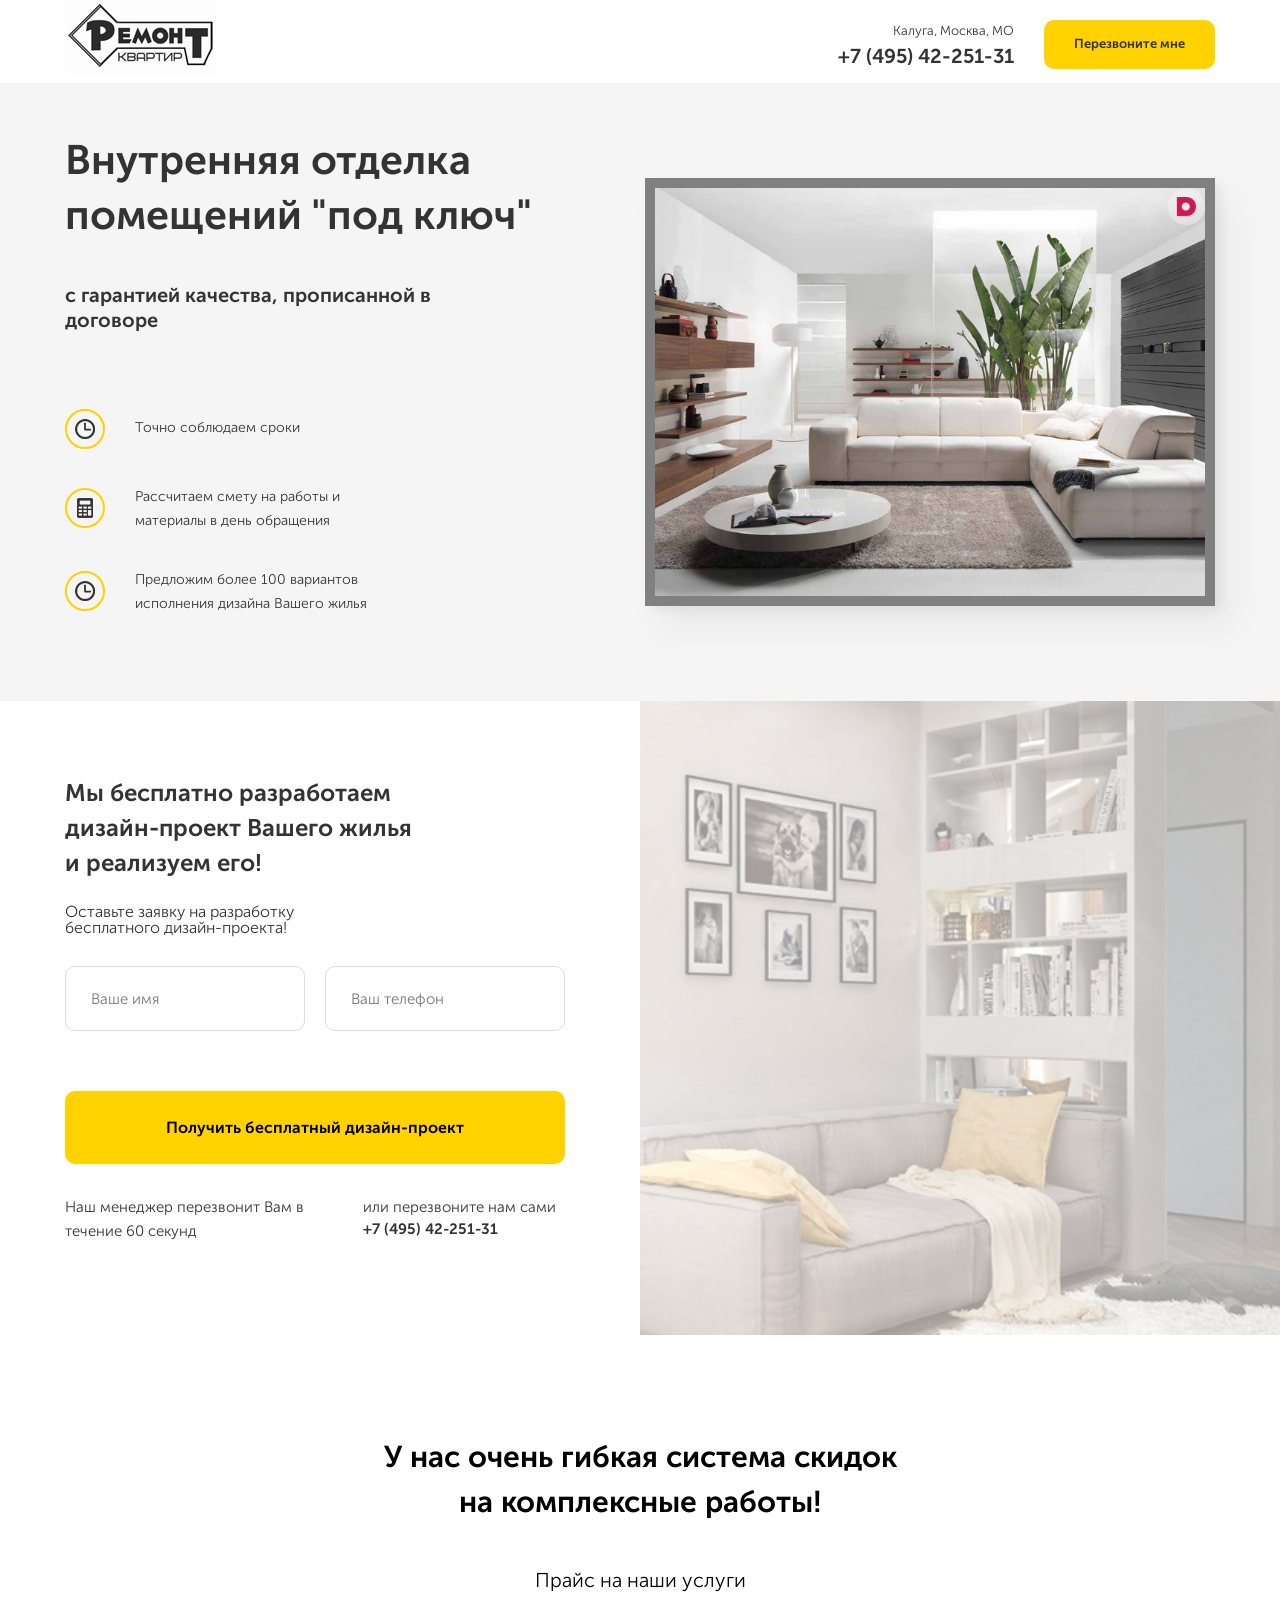
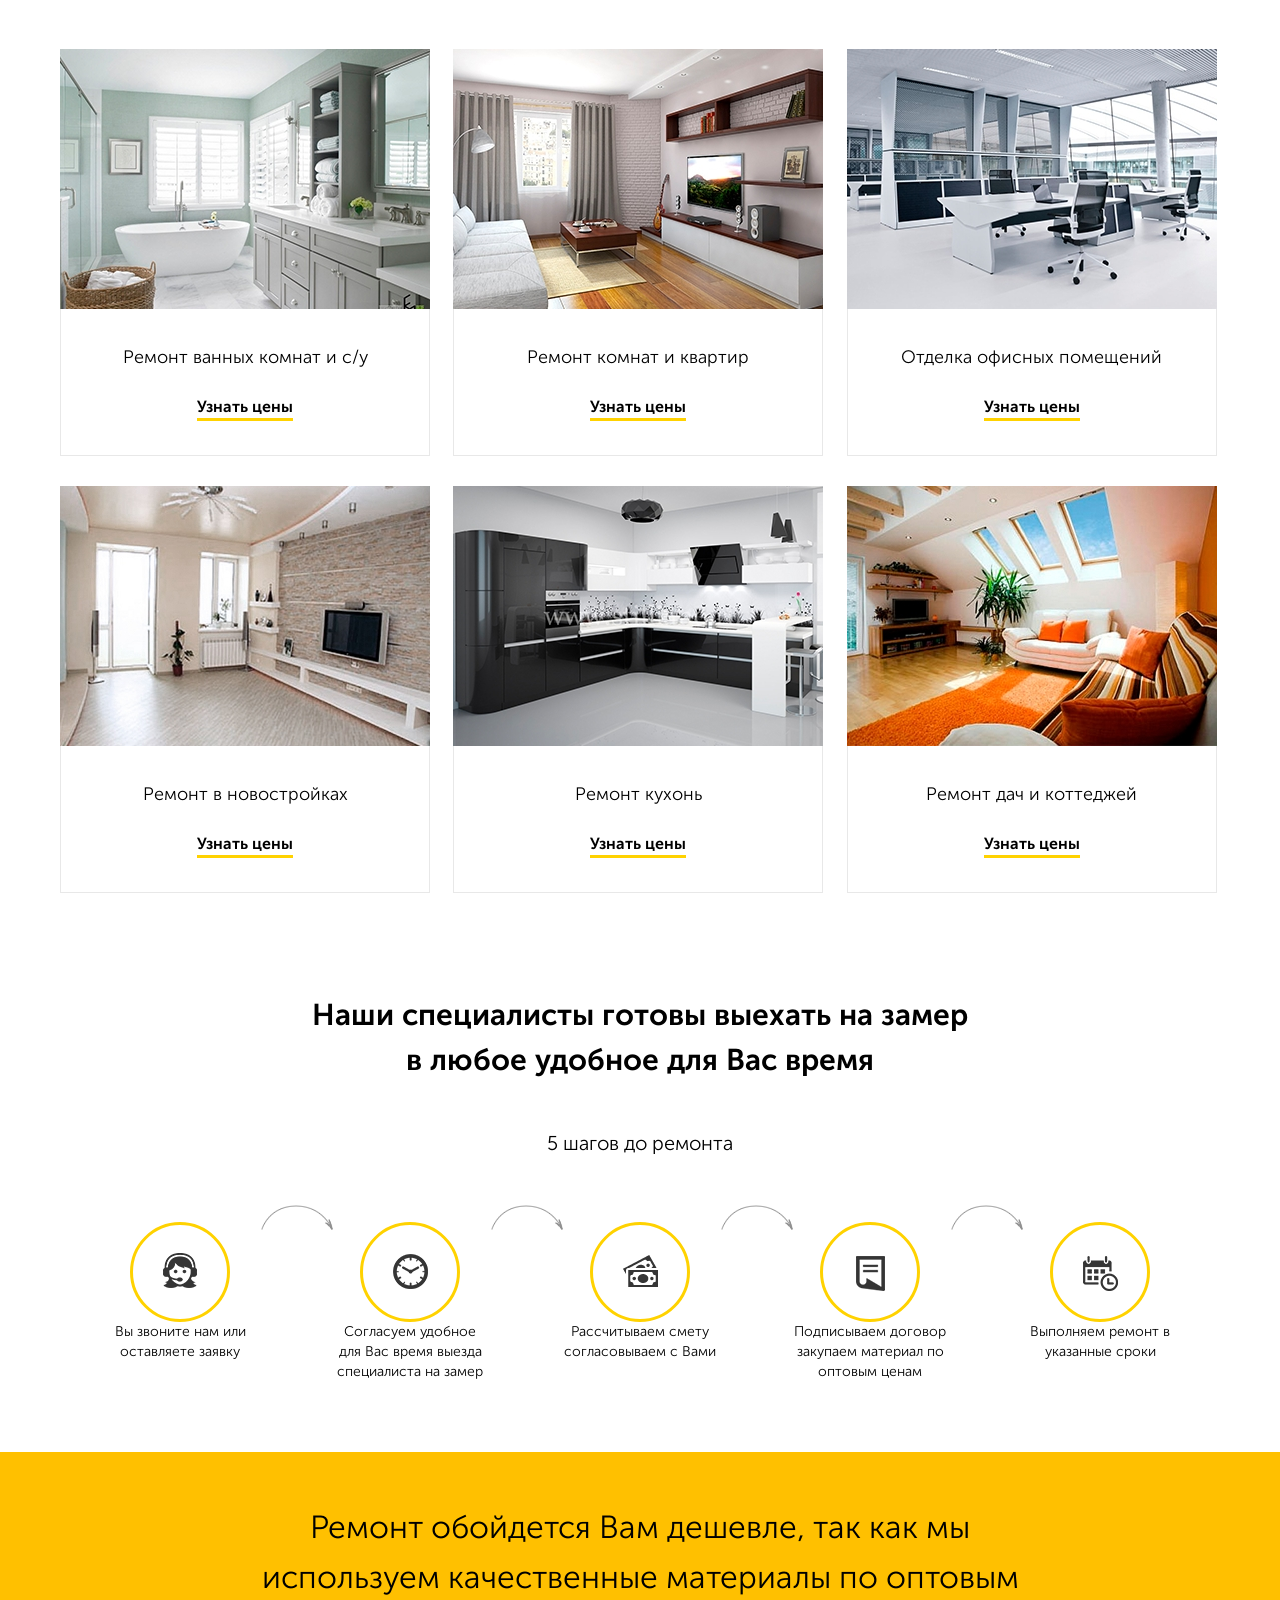
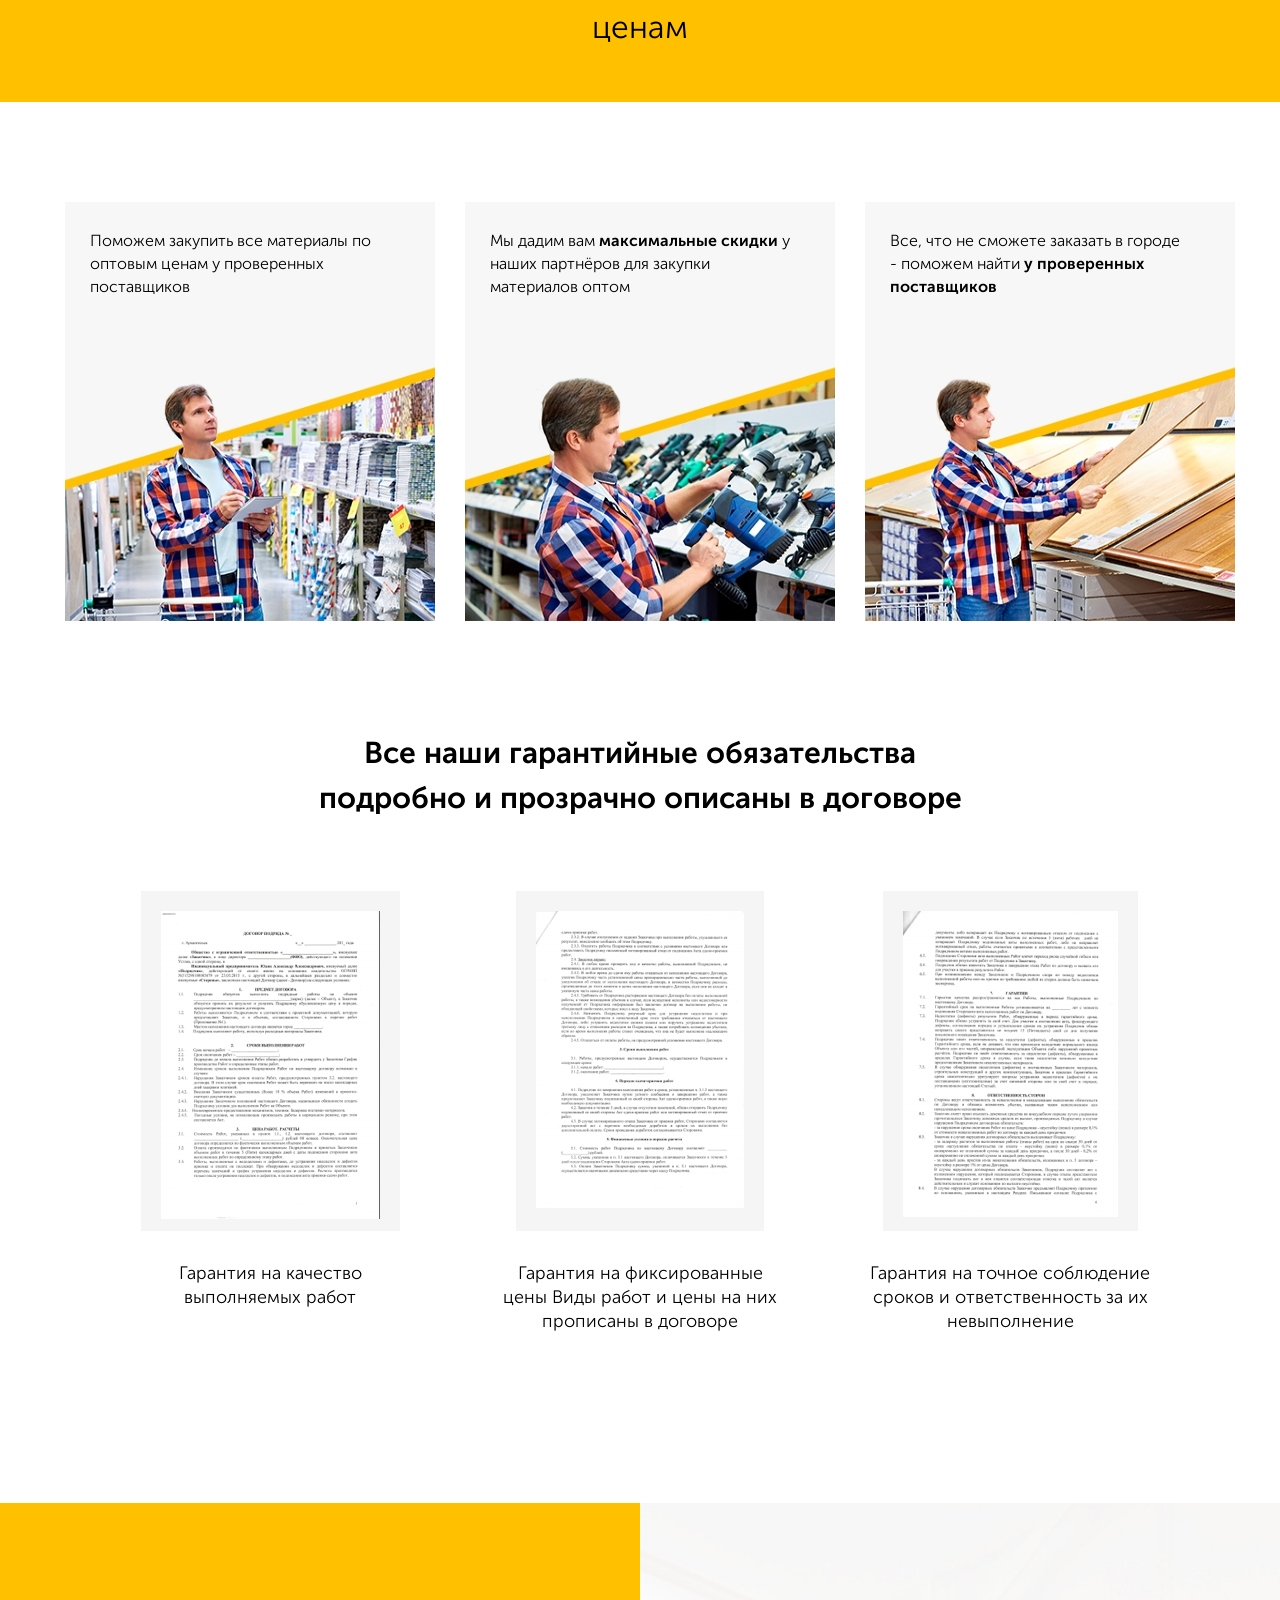
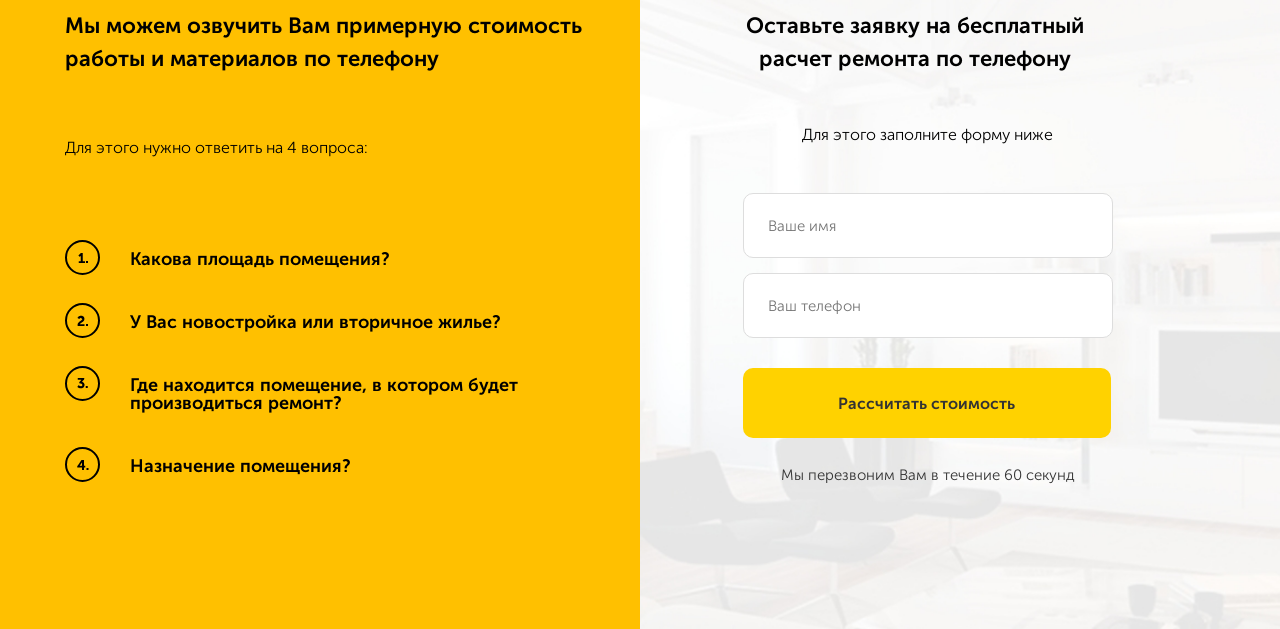
<file: index.html>
<!DOCTYPE html>
<html lang="ru">

<head>
  <title>Ремонт Квартир г.Калуга</title>
  <meta charset="UTF-8">
  <meta name="format-detection" content="telephone=no">
  <link rel="stylesheet" href="css/style.css">
  <link rel="shortcut icon" href="favicon.ico">
  <!-- <meta name="robots" content="noindex, nofollow"> -->
  <!-- <meta name="viewport" content="width=device-width, initial-scale=1.0, maximum-scale=1.0, user-scalable=0"> -->
  <meta name="viewport" content="width=device-width, initial-scale=1.0">

</head>

<body>
  <wrapper class="wrapper">
<header class="header">
  <div class="container">
    <div class="header__row">
      <img src="img/logo.jpg" alt="" class="header__logo">
      <div class="header__body">
        <div class="header__cont">
          <div class="header__adress">
            Калуга, Москва, МО
          </div>
          <div class="header__tel title">
            +7 (495) 42-251-31
          </div>
        </div>
        <a href="#" class="header__btn btn">Перезвоните мне</a>
      </div>
    </div>
</header>    <main class="content">

      <section class="under-header">
        <div class="container">
          <div class="under-header__row">
            <div class="under-header__body">
              <h2 class="under-header__title title">
                Внутренняя отделка помещений "под ключ"
              </h2>
              <h3 class="under-header__subtitle title">
                с гарантией качества, прописанной в договоре
              </h3>
              <ul class="under-header__list">
                <li class="under-header__item under-header__item_1">Точно соблюдаем сроки</li>
                <li class="under-header__item under-header__item_2">Рассчитаем смету на работы и материалы в день
                  обращения</li>
                <li class="under-header__item under-header__item_3">Предложим более 100 вариантов исполнения дизайна
                  Вашего жилья</li>
              </ul>
            </div>
            <img src="img/under-header-bg.jpg" alt="" class="under-header__img">
          </div>
        </div>
      </section>

      <section class="request">
        <div class="container">
          <div class="request__row">
            <div class="request__column">
              <h2 class="request__title title">
                Мы бесплатно разработаем дизайн-проект Вашего жилья и реализуем его!
              </h2>
              <div class="request__subtitle">
                Оставьте заявку на разработку
                бесплатного дизайн-проекта!
              </div>
              <form action="#" class="request__form">
                <div class="request__input">
                  <input type="text" class="request__name" placeholder="Ваше имя">
                  <input type="text" class="request__tel" placeholder="Ваш телефон">
                </div>
                <button class="request__button btn">
                  Получить бесплатный дизайн-проект
                </button>
              </form>
              <div class="request__bot">
                <div class="request__left">
                  Наш менеджер перезвонит Вам
                  в течение 60 секунд
                </div>
                <div class="request__right">
                  <p>или перезвоните нам сами</p>
                  <a href="#" class="request__number btn">+7 (495) 42-251-31</a>
                </div>
              </div>
            </div>
            <div class="request__column"></div>
          </div>
        </div>
      </section>

      <section class="repair">
        <div class="container"></div>
      </section>



      <section class="price">
        <div class="container">
          <div class="price__title title">
            У нас очень гибкая система скидок на комплексные работы!
          </div>
          <div class="price__subtitle">Прайс на наши услуги</div>

          <div class="price__row">
            <div class="price__column">
              <div class="katalog">
                <img src="img/price_1.jpg" alt="" class="katalog__img">
                <div class="katalog__text">Ремонт ванных комнат и с/у</div>
                <a href="#" class="katalog__btn btn"><span>Узнать цены</span></a>
              </div>
            </div>
            <div class="price__column">
              <div class="katalog">
                <img src="img/katalog_2.jpg" alt="" class="katalog__img">
                <div class="katalog__text">Ремонт комнат и квартир</div>
                <a href="#" class="katalog__btn btn"><span>Узнать цены</span></a>
              </div>
            </div>
            <div class="price__column">
              <div class="katalog">
                <img src="img/price_3.jpg" alt="" class="katalog__img">
                <div class="katalog__text">Отделка офисных помещений</div>
                <a href="#" class="katalog__btn btn"><span>Узнать цены</span></a>
              </div>
            </div>
            <div class="price__column">
              <div class="katalog">
                <img src="img/price_4.jpg" alt="" class="katalog__img">
                <div class="katalog__text">Ремонт в новостройках</div>
                <a href="#" class="katalog__btn btn"><span>Узнать цены</span></a>
              </div>
            </div>
            <div class="price__column">
              <div class="katalog">
                <img src="img/price_5.jpg" alt="" class="katalog__img">
                <div class="katalog__text">Ремонт кухонь</div>
                <a href="#" class="katalog__btn btn"><span>Узнать цены</span></a>
              </div>
            </div>
            <div class="price__column">
              <div class="katalog">
                <img src="img/price_6.jpg" alt="" class="katalog__img">
                <div class="katalog__text">Ремонт дач и коттеджей</div>
                <a href="#" class="katalog__btn btn"><span>Узнать цены</span></a>
              </div>
            </div>
          </div>
        </div>
      </section>

      <section class="steps">
        <div class="container">
          <h2 class="steps__title title">
            Наши специалисты готовы выехать на замер в любое удобное для Вас время
          </h2>
          <h3 class="steps__subtitle">5 шагов до ремонта</h3>
          <div class="steps__row">
            <div class="steps__column">
              <div class="steps__item">
                <div class="steps__icon steps__icon_1"> <img src="img/steps_1.png" alt="" class="steps__img"></div>
                <p class="steps__text">
                  Вы звоните нам или оставляете заявку
                </p>
              </div>
            </div>
            <div class="steps__column">
              <div class="steps__item">
                <div class="steps__icon steps__icon_2"> <img src="img/steps_2.png" alt="" class="steps__img"></div>
                <p class="steps__text">
                  Согласуем удобное для Вас время выезда специалиста на замер
                </p>
              </div>
            </div>
            <div class="steps__column">
              <div class="steps__item">
                <div class="steps__icon steps__icon_3"> <img src="img/steps_3.png" alt="" class="steps__img"></div>
                <p class="steps__text">
                  Рассчитываем смету согласовываем с Вами
                </p>
              </div>
            </div>
            <div class="steps__column">
              <div class="steps__item">
                <div class="steps__icon steps__icon_4"> <img src="img/steps_4.png" alt="" class="steps__img"></div>
                <p class="steps__text">
                  Подписываем договор закупаем материал по оптовым ценам

                </p>
              </div>
            </div>
            <div class="steps__column">
              <div class="steps__item">
                <div class="steps__icon steps__icon_5"> <img src="img/steps_5.png" alt="" class="steps__img"></div>
                <p class="steps__text">
                  Выполняем ремонт в указанные сроки
                </p>
              </div>
            </div>
          </div>
        </div>
      </section>
      <section class="yellow-bg">
        <div class="yellow-bg__container">
          <h3 class="yellow-bg__title">
            Ремонт обойдется Вам дешевле, так как
            мы используем качественные материалы по оптовым ценам
          </h3>

        </div>
      </section>
      <section class="wholesale">
        <div class="container">
          <div class="wholesale__row">
            <div class="wholesale__column">
              <div class="wholesale__item">
                <p class="wholesale__text">
                  Поможем закупить все материалы
                  по оптовым ценам у проверенных поставщиков
                </p>
                <img src="img/man_1.jpg" alt="" class="wholesale__img">
              </div>
            </div>
            <div class="wholesale__column">
              <div class="wholesale__item">
                <p class="wholesale__text">
                  Мы дадим вам <strong class="title">максимальные скидки</strong>
                  у наших партнёров для закупки материалов оптом
                </p>
                <img src="img/man_2.jpg" alt="" class="wholesale__img">
              </div>
            </div>
            <div class="wholesale__column">
              <div class="wholesale__item">
                <div class="wholesale__text">
                  Все, что не сможете заказать в городе -
                  поможем найти <strong class="title">у проверенных поставщиков</strong>
                </div>
                <img src="img/man_3.jpg" alt="" class="wholesale__img">
              </div>
            </div>
          </div>
        </div>
      </section>
      <section class="contract">
        <div class="contract__container">
          <h2 class="contract__title title">
            Все наши гарантийные обязательства
            подробно и прозрачно описаны в договоре
          </h2>
          <div class="contract__row">
            <div class="contract__column">
              <div class="contract__item">
                <div class="contract__img"><img src="img/guarant_1.jpg" alt=""></div>
                <p class="contract__text">
                  Гарантия на качество
                  выполняемых работ
                </p>
              </div>
            </div>
            <div class="contract__column">
              <div class="contract__item">
                <div class="contract__img"><img src="img/guarant_2.jpg" alt=""></div>
                <p class="contract__text">
                  Гарантия на фиксированные цены
                  Виды работ и цены на них
                  прописаны в договоре
                </p>
              </div>
            </div>
            <div class="contract__column">
              <div class="contract__item">
                <div class="contract__img"><img src="img/guarant_3.jpg" alt=""></div>
                <p class="contract__text">
                  Гарантия на точное соблюдение
                  сроков и ответственность за
                  их невыполнение
                </p>
              </div>
            </div>
          </div>

        </div>
      </section>
      <section class="calculation">
        <div class="container">
          <div class="calculation__row">
            <div class="calculation__column">
              <div class="questions">
                <h3 class="questions__title title">
                  Мы можем озвучить Вам примерную стоимость
                  работы и материалов по телефону
                </h3>
                <h4 class="questions__subtitle">Для этого нужно ответить на 4 вопроса:</h4>
                <ul class="questions__list title">
                  <li class="questions__item questions__item_1">Какова площадь помещения?</li>
                  <li class="questions__item questions__item_2">У Вас новостройка или вторичное жилье?</li>
                  <li class="questions__item questions__item_3">Где находится помещение, в котором будет производиться
                    ремонт?</li>
                  <li class="questions__item questions__item_4">Назначение помещения?</li>
                </ul>
              </div>
            </div>
            <div class="calculation__column">
              <div class="get">
                <div class="get__title title">
                  Оставьте заявку на бесплатный
                  расчет ремонта по телефону
                </div>
                <div class="get__subtitle">Для этого заполните форму ниже</div>
                <form action="#" class="get__form form">
                  <input placeholder="Ваше имя" type="text" class="form__input">
                  <input placeholder="Ваш телефон" type="text" class="form__input">
                  <button class="form__btn btn">Рассчитать стоимость</button>
                </form>
                <div class="get__undertext">Мы перезвоним Вам в течение 60 секунд</div>
              </div>
            </div>
          </div>
        </div>
      </section>

<footer class="footer">
  <div class='container'>
    <div class="footer__row">

    </div>
  </div>
</footer>    </main>
<script src="https://code.jquery.com/jquery-3.3.1.min.js"></script>
<!--<script src="js/vendors.js"></script>-->
<script src="js/main.js"></script>
</body>

</html>
</file>
<file: css/style.css>
@charset "UTF-8";
@font-face {
  font-family: 'Museo-300';
  src: url("fonts/MuseoSansCyrl-300.eot");
  src: local("☺"), url("../fonts/MuseoSansCyrl-300.woff") format("woff"), url("../fonts/MuseoSansCyrl-300.ttf") format("truetype"), url("../fonts/MuseoSansCyrl-300.svg") format("svg");
  font-weight: normal;
  font-style: normal; }

@font-face {
  font-family: 'Museo-700';
  src: url("fonts/MuseoSansCyrl-700.eot");
  src: local("☺"), url("../fonts/MuseoSansCyrl-700.woff") format("woff"), url("../fonts/MuseoSansCyrl-700.ttf") format("truetype"), url("../fonts/MuseoSansCyrl-700.svg") format("svg");
  font-weight: normal;
  font-style: normal; }

.wrapper {
  width: 100%;
  min-height: 100%;
  overflow: hidden; }

.container {
  max-width: 1170px;
  margin: 0 auto;
  padding: 0 10px;
  width: 100%; }
  @media (max-width: 768px) {
    .container {
      max-width: none; } }

/*Обнуление*/
* {
  padding: 0;
  margin: 0;
  border: 0; }

*, *:before, *:after {
  box-sizing: border-box; }

*:focus, *:active {
  outline: none; }

a:focus, a:active {
  outline: none; }

nav, footer, header, aside, section {
  display: block; }

html, body {
  height: 100%;
  min-width: 320px; }

body {
  line-height: 1;
  font-family: "Museo-300";
  -ms-text-size-adjust: 100%;
  -moz-text-size-adjust: 100%;
  -webkit-text-size-adjust: 100%; }

input, button, textarea {
  font-family: "Museo-300"; }

input::-ms-clear {
  display: none; }

button {
  cursor: pointer; }

button::-moz-focus-inner {
  padding: 0;
  border: 0; }

a, a:visited, a:hover {
  text-decoration: none; }

ul li {
  list-style: none; }

img {
  vertical-align: top; }

h1, h2, h3, h4, h5, h6 {
  font-size: inherit;
  font-weight: inherit; }

/*--------------------*/
body {
  font-family: "Museo-300";
  color: #000;
  font-size: 18px; }
  body.lock {
    overflow: hidden; }

.wrapper {
  overflow: hidden;
  width: 100%; }

.btn, .title {
  font-family: 'Museo-700'; }

.header__row {
  display: flex;
  justify-content: space-between;
  padding-bottom: 8px; }

.header__body {
  display: flex;
  color: #333333; }

.header__cont {
  margin: 24px 30px 0 0;
  text-align: right; }

.header__adress {
  font-size: 13px;
  margin-bottom: 9px; }

.header__tel {
  font-size: 20px; }

.header__btn {
  margin-top: 20px;
  color: #333333;
  font-size: 13px;
  display: inline-block;
  padding: 17px 30px;
  background-color: #ffd200;
  height: 49px;
  border-radius: 10px; }

@media (max-width: 768px) {
  .header {
    padding: 0 10px; }
    .header__cont {
      display: none; }
    .header__btn {
      padding: 14px 25px;
      font-size: 10px;
      height: 39px;
      width: 137px;
      border-radius: 5px;
      background-color: #ffd200; } }

@media (max-width: 510px) {
  .header__logo {
    margin: 17px 0;
    width: 91px;
    height: 44px; } }

.under-header {
  padding: 50px 0;
  background-color: #f5f5f5; }
  .under-header__row {
    display: flex;
    justify-content: space-between;
    align-items: center; }
  .under-header__body {
    max-width: 470px;
    min-width: 470px;
    color: #333333; }
  .under-header__title {
    font-size: 41px;
    line-height: 55px;
    margin-bottom: 40px; }
  .under-header__subtitle {
    font-size: 20px;
    line-height: 25px;
    margin-bottom: 73px;
    margin-right: 10px; }
  .under-header__list {
    font-size: 14px;
    line-height: 24px; }
  .under-header__item {
    margin-bottom: 35px;
    max-width: 305px;
    position: relative;
    padding-left: 70px; }
    .under-header__item::before {
      content: '';
      position: absolute;
      height: 40px;
      width: 40px;
      border: 1px solid green;
      background: url(../img/under-header-item-2.png) no-repeat center;
      left: 0;
      top: 3px;
      border-radius: 50%;
      border: 2px solid #ffd200;
      text-align: center; }
    .under-header__item_1 {
      padding: 10px 0 10px 70px; }
      .under-header__item_1::before {
        background: url(../img/under-header-item-1.png) no-repeat center; }
    .under-header__item_2 {
      max-width: 275px; }
      .under-header__item_2::before {
        background: url(../img/under-header-item-2.png) no-repeat center; }
    .under-header__item_3 {
      max-width: 305px; }
      .under-header__item_3::before {
        background: url(../img/under-header-item-1.png) no-repeat center; }
  .under-header__img {
    border: 10px solid grey;
    display: inline-block;
    box-shadow: 7px 5px 10px rgba(0, 0, 0, 0.05), 16px 22px 35px rgba(0, 0, 0, 0.05);
    flex: 0 1 50%;
    max-width: 570px;
    max-height: 488px;
    width: 100%; }

@media (max-width: 1060px) {
  .under-header__body {
    min-width: 0; }
  .under-header__title {
    font-size: 24px;
    max-width: 275px; }
  .under-header__subtitle {
    font-size: 16px; }
  .under-header__list {
    font-size: 12px; } }

@media (max-width: 864px) {
  .under-header__row {
    flex-wrap: wrap;
    justify-content: center; }
  .under-header__body {
    min-width: 0; }
  .under-header__title {
    max-width: 100%;
    font-size: 41px; }
  .under-header__subtitle {
    font-size: 20px; }
  .under-header__list {
    font-size: 14px; }
  .under-header__img {
    flex: 1 1 auto;
    width: 100%; } }

@media (max-width: 500px) {
  .under-header__item {
    padding-left: 55px; }
  .under-header__body {
    min-width: 0; }
  .under-header__title {
    font-size: 24px;
    max-width: 275px; }
  .under-header__subtitle {
    font-size: 16px; }
  .under-header__list {
    font-size: 12px; } }

.request {
  padding: 74px 0 92px 0;
  background-image: url(../img/ibg.jpg);
  background-repeat: no-repeat;
  background-position: right;
  background-size: cover;
  position: relative; }
  .request::before {
    content: '';
    width: 50%;
    height: 100%;
    position: absolute;
    background-color: #ffffff;
    top: 0;
    left: 0; }
  .request__row {
    display: flex; }
  .request__column {
    position: relative;
    color: #333333;
    flex: 0 0 50%; }
  .request__title {
    font-size: 24px;
    line-height: 35px;
    margin-bottom: 24px;
    max-width: 350px; }
  .request__subtitle {
    max-width: 235px;
    margin-bottom: 30px;
    font-size: 16px; }
  .request__form {
    text-align: center;
    max-width: 500px;
    margin-right: 10px; }
  .request__input {
    display: flex;
    justify-content: space-between;
    margin-bottom: 30px; }
  .request__name {
    margin-bottom: 30px;
    padding-left: 25px;
    color: #999999;
    font-size: 15px;
    width: 240px;
    height: 65px;
    border-radius: 10px;
    border: 1px solid #dddddd; }
  .request__tel {
    padding-left: 25px;
    color: #999999;
    font-size: 15px;
    width: 240px;
    height: 65px;
    border-radius: 10px;
    border: 1px solid #dddddd; }
  .request__button {
    margin-bottom: 31px;
    display: block;
    width: 100%;
    text-align: center;
    font-size: 16px;
    border-radius: 10px;
    background-color: #ffd200;
    padding: 27px 0;
    margin-right: 10px; }
  .request__bot {
    display: flex; }
  .request__left {
    margin-right: 10px;
    flex: 0 0 50%;
    font-size: 15px;
    line-height: 24px; }
  .request__right {
    flex: 0 0 50%; }
    .request__right p {
      font-size: 15px;
      line-height: 24px; }
  .request__number {
    color: #333333;
    font-size: 15px; }

@media (max-width: 980px) {
  .request {
    padding: 40px 0 60px 0; }
    .request__input {
      justify-content: center;
      margin-bottom: 20px;
      flex-wrap: wrap; }
    .request__button {
      margin: 0 auto;
      width: 240px;
      font-size: 12px;
      margin-bottom: 15px; } }

@media (max-width: 866px) {
  .request {
    background-size: 0; }
    .request__row {
      height: 550px;
      display: flex;
      flex-direction: column;
      align-items: center; }
    .request__column {
      padding: 74px 0 92px 0;
      color: #333333;
      flex: 1 1 auto; }
    .request__input {
      justify-content: space-between; }
    .request__button {
      width: 100%; }
    .request__img {
      display: none; } }

@media (max-width: 510px) {
  .container {
    padding-left: 20px; }
  .request__button {
    font-size: 14px; }
  .request__title {
    font-size: 18px; }
  .request__subtitle {
    font-size: 14px; }
  .request__bot {
    font-size: 15px;
    flex-wrap: wrap;
    justify-content: center; }
  .request__left {
    padding-bottom: 15px;
    flex: 0 0 100%; }
  .request__right {
    flex: 0 0 100%; }
  .request__input {
    justify-content: center; }
  .request__name {
    width: 100%; }
  .request__tel {
    width: 100%; } }

.price {
  padding: 100px 0 0 0;
  text-align: center; }
  .price__title {
    font-size: 30px;
    line-height: 45px;
    max-width: 520px;
    margin: 0 auto;
    margin-bottom: 45px; }
  .price__subtitle {
    font-size: 20px;
    margin-bottom: 59px; }
  .price__row {
    display: flex;
    flex-wrap: wrap;
    margin: 0 -15px;
    justify-content: center; }
  .price__column {
    padding: 0 10px;
    flex: 0 0 33.333%; }

.katalog {
  display: block;
  padding-bottom: 40px;
  margin-bottom: 30px;
  width: 370px;
  position: relative;
  border: 1px solid #e8e8e8;
  transition: 0.5s; }
  .katalog:hover {
    border: 1px solid #ffffff;
    box-shadow: 0 20px 25px rgba(0, 0, 0, 0.1); }
  .katalog:hover:after {
    content: '';
    position: absolute;
    width: 370px;
    height: 260px;
    background-image: linear-gradient(to top, #ffd200 0%, rgba(255, 255, 255, 0) 100%);
    opacity: 0.8;
    transition: 2s;
    left: -0.9px;
    top: 0;
    transition: 0.3s;
    overflow: hidden; }
  .katalog__img {
    display: block;
    position: relative;
    margin: -1px;
    width: 370px;
    height: 100%;
    margin-bottom: 39px;
    position: relative; }
  .katalog__text {
    width: 100%;
    font-size: 18px;
    margin-bottom: 31px; }
  .katalog__btn {
    font-size: 16px;
    color: #000000;
    position: relative; }
    .katalog__btn span {
      position: relative;
      z-index: 3; }
    .katalog__btn:after {
      bottom: -5px;
      left: 0;
      position: absolute;
      content: '';
      height: 3px;
      width: 100%;
      background-color: #ffd200;
      transition: 0.3s; }
    .katalog__btn:hover::after {
      height: 13px;
      opacity: 0.7;
      transition: 0.3s; }

@media (max-width: 510px) {
  .price__title {
    font-size: 18px; }
  .price__subtitle {
    font-size: 14px; }
  .katalog {
    width: 271px; }
    .katalog:hover:after {
      width: 271px;
      height: 191px; }
    .katalog__text {
      font-size: 14px; }
    .katalog__btn {
      font-size: 16px; }
    .katalog__img {
      width: 271px;
      height: 191px; } }

.steps {
  padding: 70px 0 70px 0; }
  .steps__title {
    max-width: 660px;
    margin: 0 auto;
    margin-bottom: 50px;
    text-align: center;
    font-size: 30px;
    line-height: 45px; }
  .steps__subtitle {
    font-size: 20px;
    text-align: center;
    margin-bottom: 69px; }
  .steps__row {
    display: flex;
    justify-content: space-around; }
  .steps__column {
    max-width: 155px;
    position: relative; }
    .steps__column::after {
      position: absolute;
      content: '';
      width: 72px;
      height: 25px;
      background: url(../img/step__arrow.png);
      top: -17px;
      right: -75px; }
    .steps__column:last-child::after {
      width: 0; }
  .steps__item {
    display: flex;
    flex-direction: column;
    align-items: center; }
  .steps__icon {
    border-radius: 50%;
    width: 100px;
    height: 100px;
    border: 3px solid #ffd200;
    background-color: #ffffff;
    text-align: center;
    padding-top: 31px; }
    .steps__icon_1 {
      padding-top: 28px; }
    .steps__icon_2 {
      padding-top: 29px; }
    .steps__icon_3 {
      padding-top: 30px; }
  .steps__text {
    text-align: center;
    font-size: 14px;
    line-height: 20px; }

@media (max-width: 1110px) {
  .steps {
    padding: 60px 0; }
    .steps__column::after {
      right: -65px; } }

@media (max-width: 1000px) {
  .steps__column::after {
    right: -55px; } }

@media (max-width: 900px) {
  .steps__column::after {
    right: -45px; } }

@media (max-width: 868px) {
  .steps {
    padding: 70px 0 70px 0; }
    .steps__row {
      flex-wrap: wrap;
      justify-content: space-between; }
    .steps__column:after {
      width: 0; } }

@media (max-width: 820px) {
  .steps__row {
    display: block; }
  .steps__column {
    margin: 0 auto;
    margin-bottom: 30px; }
    .steps__column:last-child {
      margin-bottom: 0; } }

@media (max-width: 510px) {
  .steps__title {
    font-size: 18px;
    line-height: 25px; }
  .steps__subtitle {
    font-size: 14px; }
  .steps__text {
    font-size: 12px; } }

.yellow-bg {
  background-color: #ffc000;
  padding: 50px 0; }
  .yellow-bg__container {
    margin: 0 auto;
    text-align: center;
    max-width: 910px;
    padding: 0 33px; }
  .yellow-bg__title {
    font-size: 32px;
    font-weight: 400;
    line-height: 50px; }

@media (max-width: 790px) {
  .yellow-bg__title {
    font-size: 18px; } }

.wholesale {
  padding-top: 100px; }
  .wholesale__row {
    display: flex;
    justify-content: space-between;
    margin: 0 -15px; }
  .wholesale__column {
    flex: 1 1 33.333%;
    max-width: 370px;
    background-color: #f7f7f7;
    margin: 0 15px;
    padding-top: 27px;
    margin-bottom: 30px; }
  .wholesale__text {
    flex: 1 1 auto;
    margin-bottom: 63px;
    max-width: 300px;
    margin-left: 25px;
    font-size: 16px;
    line-height: 23px; }
  .wholesale__img {
    width: 370px;
    height: 260px; }
  .wholesale__item {
    display: flex;
    flex-direction: column;
    height: 100%; }

@media (max-width: 1180px) {
  .wholesale__row {
    justify-content: center;
    display: flex;
    flex-wrap: wrap; }
  .wholesale__column {
    flex: 1 1 50%; } }

@media (max-width: 790px) {
  .wholesale {
    padding-top: 50px; }
    .wholesale__column {
      max-width: 272px; }
    .wholesale__item {
      text-align: center;
      width: 272px;
      margin: 0 auto;
      margin-bottom: 30px; }
    .wholesale__text {
      font-size: 12px;
      line-height: 16.83px;
      margin-left: 20px;
      margin-right: 37px; }
    .wholesale__img {
      width: 272px;
      height: 195px; } }

.contract {
  padding: 80px 0 130px; }
  .contract__container {
    max-width: 1070px;
    margin: 0 auto; }
  .contract__title {
    text-align: center;
    max-width: 660px;
    margin: 0 auto;
    font-size: 30px;
    line-height: 45px;
    margin-bottom: 70px; }
  .contract__row {
    display: flex;
    justify-content: space-between; }
  .contract__column {
    flex: 1 1 33.333%;
    max-width: 330px;
    margin-bottom: 40px; }
  .contract__item {
    text-align: center; }
  .contract__img {
    display: inline-block;
    padding: 20px;
    height: 340px;
    background-color: #f5f5f5;
    margin: 0 auto;
    margin-bottom: 30px; }
  .contract__text {
    text-align: center;
    margin: 0 auto;
    max-width: 290px;
    font-size: 18px;
    line-height: 24px; }

@media (max-width: 940px) {
  .contract__row {
    flex-wrap: wrap;
    justify-content: center; }
  .contract__column {
    flex: 1 1 50%;
    text-align: center; } }

@media (max-width: 768px) {
  .contract {
    padding: 50px 0 70px; }
    .contract__title {
      padding: 0 50px;
      font-size: 18px;
      margin-bottom: 30px; }
    .contract__text {
      font-size: 14px; }
    .contract__row {
      justify-content: center; }
    .contract__column {
      flex: 1 1 100%; } }
/*===========================================================================================================*/
.calculation {
  background: url(../img/form_bg.jpg);
  background-size: contain;
  background-position: right;
  background-repeat: no-repeat;
  position: relative;
  z-index: 3; }
  .calculation::before {
    content: '';
    z-index: 0;
    position: absolute;
    width: 50%;
    height: 100%;
    background-color: #ffc000;
    top: 0;
    left: 0; }
  .calculation__row {
    display: flex; }
  .calculation__column {
    flex: 1 1 50%; }

.questions {
  padding: 106px 0 109px 0;
  position: relative;
  z-index: 3; }
  .questions__title {
    max-width: 520px;
    font-size: 22px;
    font-weight: 400;
    line-height: 33px;
    margin-bottom: 50px; }
  .questions__subtitle {
    font-size: 16px;
    font-weight: 400;
    line-height: 45px;
    margin-bottom: 80px; }
  .questions__item {
    padding-left: 65px;
    font-size: 18px;
    margin-bottom: 45px;
    position: relative; }
    .questions__item::before {
      content: '';
      top: -10px;
      left: 0;
      position: absolute;
      height: 35px;
      width: 35px;
      border: 2px solid #000000;
      border-radius: 50%; }
    .questions__item_1::before {
      background: url(../img/questions_1.png) center no-repeat; }
    .questions__item_2::before {
      background: url(../img/questions_2.png) center no-repeat; }
    .questions__item_3::before {
      background: url(../img/questions_3.png) center no-repeat; }
    .questions__item_4::before {
      background: url(../img/questions_4.png) center no-repeat; }

.get {
  padding: 106px 0 93px 0;
  max-width: 370px;
  margin: 0 auto; }
  .get__title {
    text-align: center;
    max-width: 345px;
    font-size: 22px;
    line-height: 33px;
    margin-bottom: 52px; }
  .get__subtitle {
    font-size: 16px;
    margin-bottom: 50px;
    text-align: center; }
  .get__undertext {
    color: #333333;
    font-size: 15px;
    text-align: center; }

.form__input {
  padding-left: 24px;
  color: #999999;
  font-size: 15px;
  width: 370px;
  height: 65px;
  border-radius: 10px;
  border: 1px solid #dddddd;
  background-color: #ffffff;
  margin-bottom: 15px; }

.form::last-child {
  margin-bottom: 30px; }

.form__btn {
  width: 368px;
  height: 70px;
  border-radius: 10px;
  background-color: #ffd200;
  margin-top: 15px;
  font-size: 16px;
  color: #333333;
  margin-bottom: 30px; }

  body{
    width: 100%;
    
  }

@media(max-width:1050px){
  .questions {
    margin: 0 auto;
  }
  .calculation__row {
    flex-wrap: wrap;
  }
  .calculation::before {
    content: '';
    z-index: 0;
    position: absolute;
    width: 100%;
    height: 50%;
    background-color: #ffc000;
    top: 0;
    left: 0; }
.calculation {
  background: url(../img/form_bg.jpg);
  background-size: cover;
  background-position: bottom;
  background-repeat: no-repeat;
  position: relative;
  z-index: 3; }
  .calculation__column {
    flex: 1 1 100%; }
}

@media(max-width:400px){
  .get{
    padding-top: 0px;
    padding-bottom: 50px;
  }
  .questions{
    padding-top: 50px;
    padding-bottom: 100px;
  }
  .form__input {
    width: 100%;
}
  .form__btn {
    width: 100%;

}
  
}
</file>
